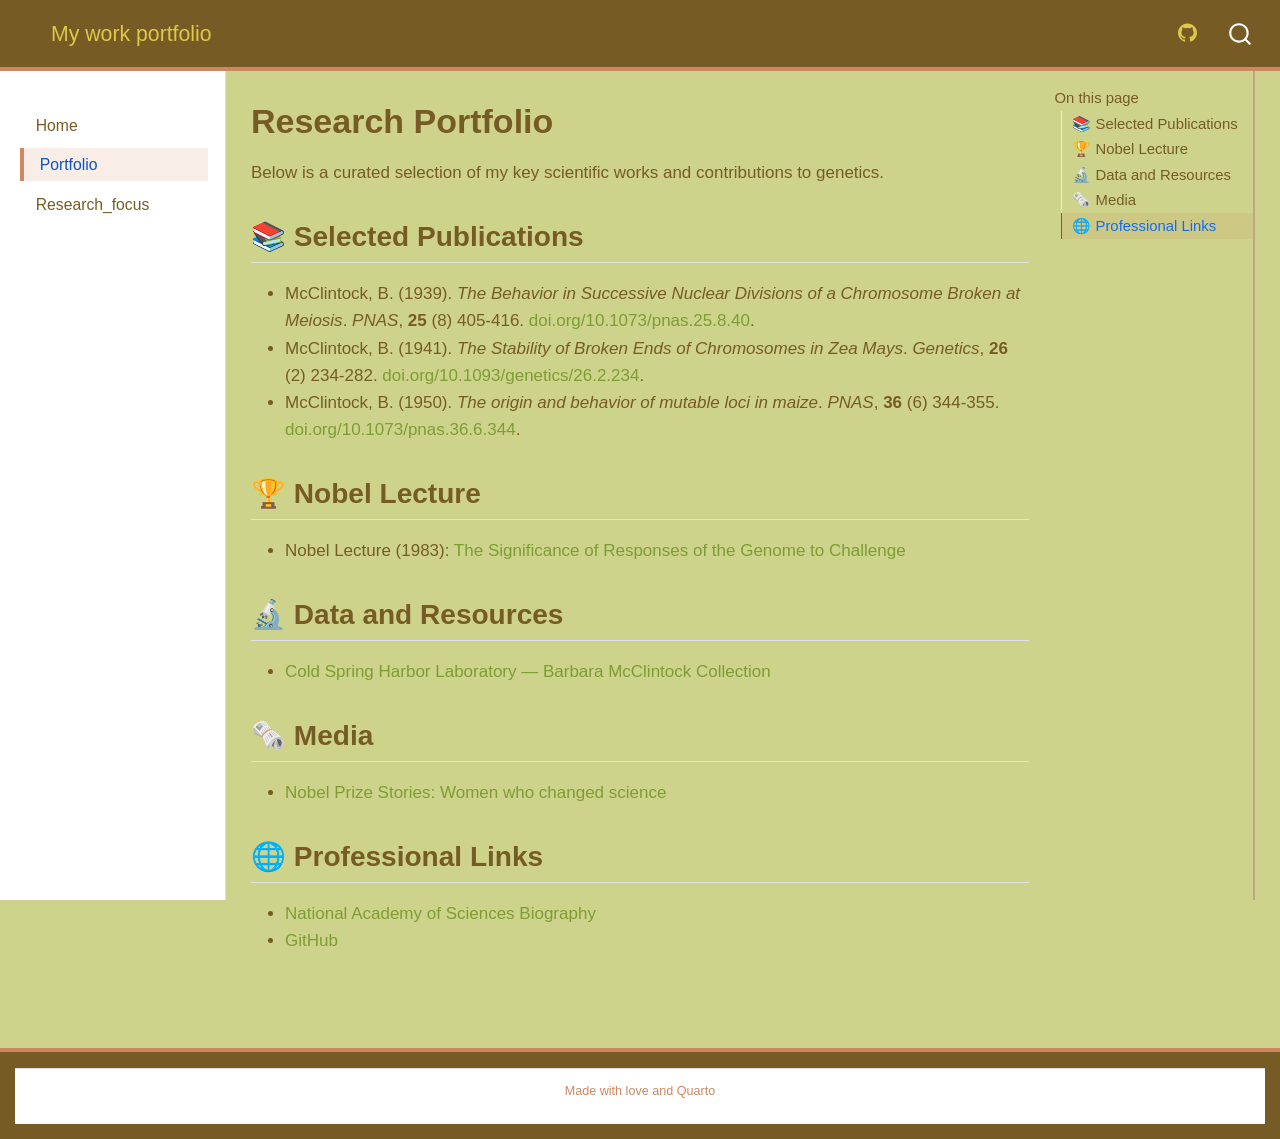
<file: docs/portfolio.html>
<!DOCTYPE html>
<html xmlns="http://www.w3.org/1999/xhtml" lang="en" xml:lang="en"><head>

<meta charset="utf-8">
<meta name="generator" content="quarto-1.9.36">

<meta name="viewport" content="width=device-width, initial-scale=1.0, user-scalable=yes">


<title>Research Portfolio – My work portfolio</title>
<style>
/* Default styles provided by pandoc.
** See https://pandoc.org/MANUAL.html#variables-for-html for config info.
*/
code{white-space: pre-wrap;}
span.smallcaps{font-variant: small-caps;}
div.columns{display: flex; gap: min(4vw, 1.5em);}
div.column{flex: auto; overflow-x: auto;}
div.hanging-indent{margin-left: 1.5em; text-indent: -1.5em;}
ul.task-list{list-style: none;}
ul.task-list li input[type="checkbox"] {
  width: 0.8em;
  margin: 0 0.8em 0.2em -1em; /* quarto-specific, see https://github.com/quarto-dev/quarto-cli/issues/4556 */ 
  vertical-align: middle;
}
</style>


<script src="site_libs/quarto-nav/quarto-nav.js"></script>
<script src="site_libs/quarto-nav/headroom.min.js"></script>
<script src="site_libs/clipboard/clipboard.min.js"></script>
<script src="site_libs/quarto-search/autocomplete.umd.js"></script>
<script src="site_libs/quarto-search/fuse.min.js"></script>
<script src="site_libs/quarto-search/quarto-search.js"></script>
<meta name="quarto:offset" content="./">
<script src="site_libs/quarto-html/quarto.js" type="module"></script>
<script src="site_libs/quarto-html/tabsets/tabsets.js" type="module"></script>
<script src="site_libs/quarto-html/popper.min.js"></script>
<script src="site_libs/quarto-html/tippy.umd.min.js"></script>
<script src="site_libs/quarto-html/anchor.min.js"></script>
<link href="site_libs/quarto-html/tippy.css" rel="stylesheet">
<link href="site_libs/quarto-html/quarto-syntax-highlighting-845c23b38eaddc0f92fda52bfe77a8c8.css" rel="stylesheet" id="quarto-text-highlighting-styles">
<script src="site_libs/bootstrap/bootstrap.min.js"></script>
<link href="site_libs/bootstrap/bootstrap-icons.css" rel="stylesheet">
<link href="site_libs/bootstrap/bootstrap-dc84de8ccca6be8f4a56a4e06cc9ee66.min.css" rel="stylesheet" append-hash="true" id="quarto-bootstrap" data-mode="light">
<script id="quarto-search-options" type="application/json">{
  "location": "navbar",
  "copy-button": false,
  "collapse-after": 3,
  "panel-placement": "end",
  "type": "overlay",
  "limit": 50,
  "keyboard-shortcut": [
    "f",
    "/",
    "s"
  ],
  "show-item-context": false,
  "language": {
    "search-no-results-text": "No results",
    "search-matching-documents-text": "matching documents",
    "search-copy-link-title": "Copy link to search",
    "search-hide-matches-text": "Hide additional matches",
    "search-more-match-text": "more match in this document",
    "search-more-matches-text": "more matches in this document",
    "search-clear-button-title": "Clear",
    "search-text-placeholder": "",
    "search-detached-cancel-button-title": "Cancel",
    "search-submit-button-title": "Submit",
    "search-label": "Search"
  }
}</script>


<link rel="stylesheet" href="style.css">
</head>

<body class="nav-sidebar docked nav-fixed quarto-light">

<div id="quarto-search-results"></div>
  <header id="quarto-header" class="headroom fixed-top">
    <nav class="navbar navbar-expand-lg " data-bs-theme="dark">
      <div class="navbar-container container-fluid">
      <div class="navbar-brand-container mx-auto">
    <a class="navbar-brand" href="./index.html">
    <span class="navbar-title">My work portfolio</span>
    </a>
  </div>
            <div id="quarto-search" class="" title="Search"></div>
          <button class="navbar-toggler" type="button" data-bs-toggle="collapse" data-bs-target="#navbarCollapse" aria-controls="navbarCollapse" role="menu" aria-expanded="false" aria-label="Toggle navigation" onclick="if (window.quartoToggleHeadroom) { window.quartoToggleHeadroom(); }">
  <span class="navbar-toggler-icon"></span>
</button>
          <div class="collapse navbar-collapse" id="navbarCollapse">
            <ul class="navbar-nav navbar-nav-scroll ms-auto">
  <li class="nav-item compact">
    <a class="nav-link" href="https://github.com/"> <i class="bi bi-github" role="img" aria-label="Github">
</i> 
<span class="menu-text"></span></a>
  </li>  
</ul>
          </div> <!-- /navcollapse -->
            <div class="quarto-navbar-tools">
</div>
      </div> <!-- /container-fluid -->
    </nav>
  <nav class="quarto-secondary-nav">
    <div class="container-fluid d-flex">
      <button type="button" class="quarto-btn-toggle btn" data-bs-toggle="collapse" role="button" data-bs-target=".quarto-sidebar-collapse-item" aria-controls="quarto-sidebar" aria-expanded="false" aria-label="Toggle sidebar navigation" onclick="if (window.quartoToggleHeadroom) { window.quartoToggleHeadroom(); }">
        <i class="bi bi-layout-text-sidebar-reverse"></i>
      </button>
        <nav class="quarto-page-breadcrumbs" aria-label="breadcrumb"><ol class="breadcrumb"><li class="breadcrumb-item"><a href="./portfolio.html">Portfolio</a></li></ol></nav>
        <a class="flex-grow-1" role="navigation" data-bs-toggle="collapse" data-bs-target=".quarto-sidebar-collapse-item" aria-controls="quarto-sidebar" aria-expanded="false" aria-label="Toggle sidebar navigation" onclick="if (window.quartoToggleHeadroom) { window.quartoToggleHeadroom(); }">      
        </a>
    </div>
  </nav>
</header>
<!-- content -->
<div id="quarto-content" class="quarto-container page-columns page-rows-contents page-layout-article page-navbar">
<!-- sidebar -->
  <nav id="quarto-sidebar" class="sidebar collapse collapse-horizontal quarto-sidebar-collapse-item sidebar-navigation docked overflow-auto">
    <div class="sidebar-menu-container"> 
    <ul class="list-unstyled mt-1">
        <li class="sidebar-item">
  <div class="sidebar-item-container"> 
  <a href="./index.html" class="sidebar-item-text sidebar-link">
 <span class="menu-text">Home</span></a>
  </div>
</li>
        <li class="sidebar-item">
  <div class="sidebar-item-container"> 
  <a href="./portfolio.html" class="sidebar-item-text sidebar-link active">
 <span class="menu-text">Portfolio</span></a>
  </div>
</li>
        <li class="sidebar-item">
  <div class="sidebar-item-container"> 
  <a href="./research_focus.html" class="sidebar-item-text sidebar-link">
 <span class="menu-text">Research_focus</span></a>
  </div>
</li>
    </ul>
    </div>
</nav>
<div id="quarto-sidebar-glass" class="quarto-sidebar-collapse-item" data-bs-toggle="collapse" data-bs-target=".quarto-sidebar-collapse-item"></div>
<!-- margin-sidebar -->
    <div id="quarto-margin-sidebar" class="sidebar margin-sidebar">
        <nav id="TOC" role="doc-toc" class="toc-active">
    <h2 id="toc-title">On this page</h2>
   
  <ul>
  <li><a href="#selected-publications" id="toc-selected-publications" class="nav-link active" data-scroll-target="#selected-publications">📚 Selected Publications</a></li>
  <li><a href="#nobel-lecture" id="toc-nobel-lecture" class="nav-link" data-scroll-target="#nobel-lecture">🏆 Nobel Lecture</a></li>
  <li><a href="#data-and-resources" id="toc-data-and-resources" class="nav-link" data-scroll-target="#data-and-resources">🔬 Data and Resources</a></li>
  <li><a href="#media" id="toc-media" class="nav-link" data-scroll-target="#media">🗞️ Media</a></li>
  <li><a href="#professional-links" id="toc-professional-links" class="nav-link" data-scroll-target="#professional-links">🌐 Professional Links</a></li>
  </ul>
</nav>
    </div>
<!-- main -->
<main class="content" id="quarto-document-content">

<header id="title-block-header" class="quarto-title-block default">
<div class="quarto-title">
<h1 class="title">Research Portfolio</h1>
</div>



<div class="quarto-title-meta">

    
  
    
  </div>
  


</header>


<p>Below is a curated selection of my key scientific works and contributions to genetics.</p>
<section id="selected-publications" class="level2">
<h2 class="anchored" data-anchor-id="selected-publications">📚 Selected Publications</h2>
<ul>
<li>McClintock, B. (1939). <em>The Behavior in Successive Nuclear Divisions of a Chromosome Broken at Meiosis</em>. <em>PNAS</em>, <strong>25</strong> (8) 405-416. <a href="https://doi.org/10.1073/pnas.25.8.40">doi.org/10.1073/pnas.25.8.40</a>.<br>
</li>
<li>McClintock, B. (1941). <em>The Stability of Broken Ends of Chromosomes in Zea Mays</em>. <em>Genetics</em>, <strong>26</strong> (2) 234-282. <a href="https://doi.org/10.1093/genetics/26.2.234">doi.org/10.1093/genetics/26.2.234</a>.<br>
</li>
<li>McClintock, B. (1950). <em>The origin and behavior of mutable loci in maize</em>. <em>PNAS</em>, <strong>36</strong> (6) 344-355. <a href="https://doi.org/10.1073/pnas.36.6.344">doi.org/10.1073/pnas.36.6.344</a>.</li>
</ul>
</section>
<section id="nobel-lecture" class="level2">
<h2 class="anchored" data-anchor-id="nobel-lecture">🏆 Nobel Lecture</h2>
<ul>
<li>Nobel Lecture (1983): <a href="https://www.nobelprize.org/prizes/medicine/1983/mcclintock/lecture/">The Significance of Responses of the Genome to Challenge</a></li>
</ul>
</section>
<section id="data-and-resources" class="level2">
<h2 class="anchored" data-anchor-id="data-and-resources">🔬 Data and Resources</h2>
<ul>
<li><a href="https://www.cshl.edu/personal-collections/barbara-mcclintock/">Cold Spring Harbor Laboratory — Barbara McClintock Collection</a></li>
</ul>
</section>
<section id="media" class="level2">
<h2 class="anchored" data-anchor-id="media">🗞️ Media</h2>
<ul>
<li><a href="https://www.nobelprize.org/stories/women-who-changed-science/barbara-mcclintock/">Nobel Prize Stories: Women who changed science</a></li>
</ul>
</section>
<section id="professional-links" class="level2">
<h2 class="anchored" data-anchor-id="professional-links">🌐 Professional Links</h2>
<ul>
<li><a href="https://www.nasonline.org/directory-entry/barbara-mcclintock-x3z8mp/">National Academy of Sciences Biography</a></li>
<li><a href="https://github.com/chloevdb/work-portfolio-barbara-mcclintock">GitHub</a></li>
</ul>


</section>

</main> <!-- /main -->
<script id="quarto-html-after-body" type="application/javascript">
  window.document.addEventListener("DOMContentLoaded", function (event) {
    const icon = "";
    const anchorJS = new window.AnchorJS();
    anchorJS.options = {
      placement: 'right',
      icon: icon
    };
    anchorJS.add('.anchored');
    const isCodeAnnotation = (el) => {
      for (const clz of el.classList) {
        if (clz.startsWith('code-annotation-')) {                     
          return true;
        }
      }
      return false;
    }
    const onCopySuccess = function(e) {
      // button target
      const button = e.trigger;
      // don't keep focus
      button.blur();
      // flash "checked"
      button.classList.add('code-copy-button-checked');
      var currentTitle = button.getAttribute("title");
      button.setAttribute("title", "Copied!");
      let tooltip;
      if (window.bootstrap) {
        button.setAttribute("data-bs-toggle", "tooltip");
        button.setAttribute("data-bs-placement", "left");
        button.setAttribute("data-bs-title", "Copied!");
        tooltip = new bootstrap.Tooltip(button, 
          { trigger: "manual", 
            customClass: "code-copy-button-tooltip",
            offset: [0, -8]});
        tooltip.show();    
      }
      setTimeout(function() {
        if (tooltip) {
          tooltip.hide();
          button.removeAttribute("data-bs-title");
          button.removeAttribute("data-bs-toggle");
          button.removeAttribute("data-bs-placement");
        }
        button.setAttribute("title", currentTitle);
        button.classList.remove('code-copy-button-checked');
      }, 1000);
      // clear code selection
      e.clearSelection();
    }
    const getTextToCopy = function(trigger) {
      const outerScaffold = trigger.parentElement.cloneNode(true);
      const codeEl = outerScaffold.querySelector('code');
      for (const childEl of codeEl.children) {
        if (isCodeAnnotation(childEl)) {
          childEl.remove();
        }
      }
      return codeEl.innerText;
    }
    const clipboard = new window.ClipboardJS('.code-copy-button:not([data-in-quarto-modal])', {
      text: getTextToCopy
    });
    clipboard.on('success', onCopySuccess);
    if (window.document.getElementById('quarto-embedded-source-code-modal')) {
      const clipboardModal = new window.ClipboardJS('.code-copy-button[data-in-quarto-modal]', {
        text: getTextToCopy,
        container: window.document.getElementById('quarto-embedded-source-code-modal')
      });
      clipboardModal.on('success', onCopySuccess);
    }
      var localhostRegex = new RegExp(/^(?:http|https):\/\/localhost\:?[0-9]*\//);
      var mailtoRegex = new RegExp(/^mailto:/);
        var filterRegex = new RegExp('/' + window.location.host + '/');
      var isInternal = (href) => {
          return filterRegex.test(href) || localhostRegex.test(href) || mailtoRegex.test(href);
      }
      // Inspect non-navigation links and adorn them if external
     var links = window.document.querySelectorAll('a[href]:not(.nav-link):not(.navbar-brand):not(.toc-action):not(.sidebar-link):not(.sidebar-item-toggle):not(.pagination-link):not(.no-external):not([aria-hidden]):not(.dropdown-item):not(.quarto-navigation-tool):not(.about-link)');
      for (var i=0; i<links.length; i++) {
        const link = links[i];
        if (!isInternal(link.href)) {
          // undo the damage that might have been done by quarto-nav.js in the case of
          // links that we want to consider external
          if (link.dataset.originalHref !== undefined) {
            link.href = link.dataset.originalHref;
          }
        }
      }
    function tippyHover(el, contentFn, onTriggerFn, onUntriggerFn) {
      const config = {
        allowHTML: true,
        maxWidth: 500,
        delay: 100,
        arrow: false,
        appendTo: function(el) {
            return el.parentElement;
        },
        interactive: true,
        interactiveBorder: 10,
        theme: 'quarto',
        placement: 'bottom-start',
      };
      if (contentFn) {
        config.content = contentFn;
      }
      if (onTriggerFn) {
        config.onTrigger = onTriggerFn;
      }
      if (onUntriggerFn) {
        config.onUntrigger = onUntriggerFn;
      }
      window.tippy(el, config); 
    }
    const noterefs = window.document.querySelectorAll('a[role="doc-noteref"]');
    for (var i=0; i<noterefs.length; i++) {
      const ref = noterefs[i];
      tippyHover(ref, function() {
        // use id or data attribute instead here
        let href = ref.getAttribute('data-footnote-href') || ref.getAttribute('href');
        try { href = new URL(href).hash; } catch {}
        const id = href.replace(/^#\/?/, "");
        const note = window.document.getElementById(id);
        if (note) {
          return note.innerHTML;
        } else {
          return "";
        }
      });
    }
    const xrefs = window.document.querySelectorAll('a.quarto-xref');
    const processXRef = (id, note) => {
      // Strip column container classes
      const stripColumnClz = (el) => {
        el.classList.remove("page-full", "page-columns");
        if (el.children) {
          for (const child of el.children) {
            stripColumnClz(child);
          }
        }
      }
      stripColumnClz(note)
      if (id === null || id.startsWith('sec-')) {
        // Special case sections, only their first couple elements
        const container = document.createElement("div");
        if (note.children && note.children.length > 2) {
          container.appendChild(note.children[0].cloneNode(true));
          for (let i = 1; i < note.children.length; i++) {
            const child = note.children[i];
            if (child.tagName === "P" && child.innerText === "") {
              continue;
            } else {
              container.appendChild(child.cloneNode(true));
              break;
            }
          }
          if (window.Quarto?.typesetMath) {
            window.Quarto.typesetMath(container);
          }
          return container.innerHTML
        } else {
          if (window.Quarto?.typesetMath) {
            window.Quarto.typesetMath(note);
          }
          return note.innerHTML;
        }
      } else {
        // Remove any anchor links if they are present
        const anchorLink = note.querySelector('a.anchorjs-link');
        if (anchorLink) {
          anchorLink.remove();
        }
        if (window.Quarto?.typesetMath) {
          window.Quarto.typesetMath(note);
        }
        if (note.classList.contains("callout")) {
          return note.outerHTML;
        } else {
          return note.innerHTML;
        }
      }
    }
    for (var i=0; i<xrefs.length; i++) {
      const xref = xrefs[i];
      tippyHover(xref, undefined, function(instance) {
        instance.disable();
        let url = xref.getAttribute('href');
        let hash = undefined; 
        if (url.startsWith('#')) {
          hash = url;
        } else {
          try { hash = new URL(url).hash; } catch {}
        }
        if (hash) {
          const id = hash.replace(/^#\/?/, "");
          const note = window.document.getElementById(id);
          if (note !== null) {
            try {
              const html = processXRef(id, note.cloneNode(true));
              instance.setContent(html);
            } finally {
              instance.enable();
              instance.show();
            }
          } else {
            // See if we can fetch this
            fetch(url.split('#')[0])
            .then(res => res.text())
            .then(html => {
              const parser = new DOMParser();
              const htmlDoc = parser.parseFromString(html, "text/html");
              const note = htmlDoc.getElementById(id);
              if (note !== null) {
                const html = processXRef(id, note);
                instance.setContent(html);
              } 
            }).finally(() => {
              instance.enable();
              instance.show();
            });
          }
        } else {
          // See if we can fetch a full url (with no hash to target)
          // This is a special case and we should probably do some content thinning / targeting
          fetch(url)
          .then(res => res.text())
          .then(html => {
            const parser = new DOMParser();
            const htmlDoc = parser.parseFromString(html, "text/html");
            const note = htmlDoc.querySelector('main.content');
            if (note !== null) {
              // This should only happen for chapter cross references
              // (since there is no id in the URL)
              // remove the first header
              if (note.children.length > 0 && note.children[0].tagName === "HEADER") {
                note.children[0].remove();
              }
              const html = processXRef(null, note);
              instance.setContent(html);
            } 
          }).finally(() => {
            instance.enable();
            instance.show();
          });
        }
      }, function(instance) {
      });
    }
        let selectedAnnoteEl;
        const selectorForAnnotation = ( cell, annotation) => {
          let cellAttr = 'data-code-cell="' + cell + '"';
          let lineAttr = 'data-code-annotation="' +  annotation + '"';
          const selector = 'span[' + cellAttr + '][' + lineAttr + ']';
          return selector;
        }
        const selectCodeLines = (annoteEl) => {
          const doc = window.document;
          const targetCell = annoteEl.getAttribute("data-target-cell");
          const targetAnnotation = annoteEl.getAttribute("data-target-annotation");
          const annoteSpan = window.document.querySelector(selectorForAnnotation(targetCell, targetAnnotation));
          const lines = annoteSpan.getAttribute("data-code-lines").split(",");
          const lineIds = lines.map((line) => {
            return targetCell + "-" + line;
          })
          let top = null;
          let height = null;
          let parent = null;
          if (lineIds.length > 0) {
              //compute the position of the single el (top and bottom and make a div)
              const el = window.document.getElementById(lineIds[0]);
              top = el.offsetTop;
              height = el.offsetHeight;
              parent = el.parentElement.parentElement;
            if (lineIds.length > 1) {
              const lastEl = window.document.getElementById(lineIds[lineIds.length - 1]);
              const bottom = lastEl.offsetTop + lastEl.offsetHeight;
              height = bottom - top;
            }
            if (top !== null && height !== null && parent !== null) {
              // cook up a div (if necessary) and position it 
              let div = window.document.getElementById("code-annotation-line-highlight");
              if (div === null) {
                div = window.document.createElement("div");
                div.setAttribute("id", "code-annotation-line-highlight");
                div.style.position = 'absolute';
                parent.appendChild(div);
              }
              div.style.top = top - 2 + "px";
              div.style.height = height + 4 + "px";
              div.style.left = 0;
              let gutterDiv = window.document.getElementById("code-annotation-line-highlight-gutter");
              if (gutterDiv === null) {
                gutterDiv = window.document.createElement("div");
                gutterDiv.setAttribute("id", "code-annotation-line-highlight-gutter");
                gutterDiv.style.position = 'absolute';
                const codeCell = window.document.getElementById(targetCell);
                const gutter = codeCell.querySelector('.code-annotation-gutter');
                gutter.appendChild(gutterDiv);
              }
              gutterDiv.style.top = top - 2 + "px";
              gutterDiv.style.height = height + 4 + "px";
            }
            selectedAnnoteEl = annoteEl;
          }
        };
        const unselectCodeLines = () => {
          const elementsIds = ["code-annotation-line-highlight", "code-annotation-line-highlight-gutter"];
          elementsIds.forEach((elId) => {
            const div = window.document.getElementById(elId);
            if (div) {
              div.remove();
            }
          });
          selectedAnnoteEl = undefined;
        };
          // Handle positioning of the toggle
      window.addEventListener(
        "resize",
        throttle(() => {
          elRect = undefined;
          if (selectedAnnoteEl) {
            selectCodeLines(selectedAnnoteEl);
          }
        }, 10)
      );
      function throttle(fn, ms) {
      let throttle = false;
      let timer;
        return (...args) => {
          if(!throttle) { // first call gets through
              fn.apply(this, args);
              throttle = true;
          } else { // all the others get throttled
              if(timer) clearTimeout(timer); // cancel #2
              timer = setTimeout(() => {
                fn.apply(this, args);
                timer = throttle = false;
              }, ms);
          }
        };
      }
        // Attach click handler to the DT
        const annoteDls = window.document.querySelectorAll('dt[data-target-cell]');
        for (const annoteDlNode of annoteDls) {
          annoteDlNode.addEventListener('click', (event) => {
            const clickedEl = event.target;
            if (clickedEl !== selectedAnnoteEl) {
              unselectCodeLines();
              const activeEl = window.document.querySelector('dt[data-target-cell].code-annotation-active');
              if (activeEl) {
                activeEl.classList.remove('code-annotation-active');
              }
              selectCodeLines(clickedEl);
              clickedEl.classList.add('code-annotation-active');
            } else {
              // Unselect the line
              unselectCodeLines();
              clickedEl.classList.remove('code-annotation-active');
            }
          });
        }
    const findCites = (el) => {
      const parentEl = el.parentElement;
      if (parentEl) {
        const cites = parentEl.dataset.cites;
        if (cites) {
          return {
            el,
            cites: cites.split(' ')
          };
        } else {
          return findCites(el.parentElement)
        }
      } else {
        return undefined;
      }
    };
    var bibliorefs = window.document.querySelectorAll('a[role="doc-biblioref"]');
    for (var i=0; i<bibliorefs.length; i++) {
      const ref = bibliorefs[i];
      const citeInfo = findCites(ref);
      if (citeInfo) {
        tippyHover(citeInfo.el, function() {
          var popup = window.document.createElement('div');
          citeInfo.cites.forEach(function(cite) {
            var citeDiv = window.document.createElement('div');
            citeDiv.classList.add('hanging-indent');
            citeDiv.classList.add('csl-entry');
            var biblioDiv = window.document.getElementById('ref-' + cite);
            if (biblioDiv) {
              citeDiv.innerHTML = biblioDiv.innerHTML;
            }
            popup.appendChild(citeDiv);
          });
          return popup.innerHTML;
        });
      }
    }
  });
  </script>
</div> <!-- /content -->
<footer class="footer">
  <div class="nav-footer">
    <div class="nav-footer-left">
      &nbsp;
    </div>   
    <div class="nav-footer-center">
      <ul class="footer-items list-unstyled">
    <li class="nav-item">
    <a class="nav-link" href="https://quarto.org">
<p>Made with love and Quarto</p>
</a>
  </li>  
</ul>
    </div>
    <div class="nav-footer-right">
      &nbsp;
    </div>
  </div>
</footer>




</body></html>
</file>
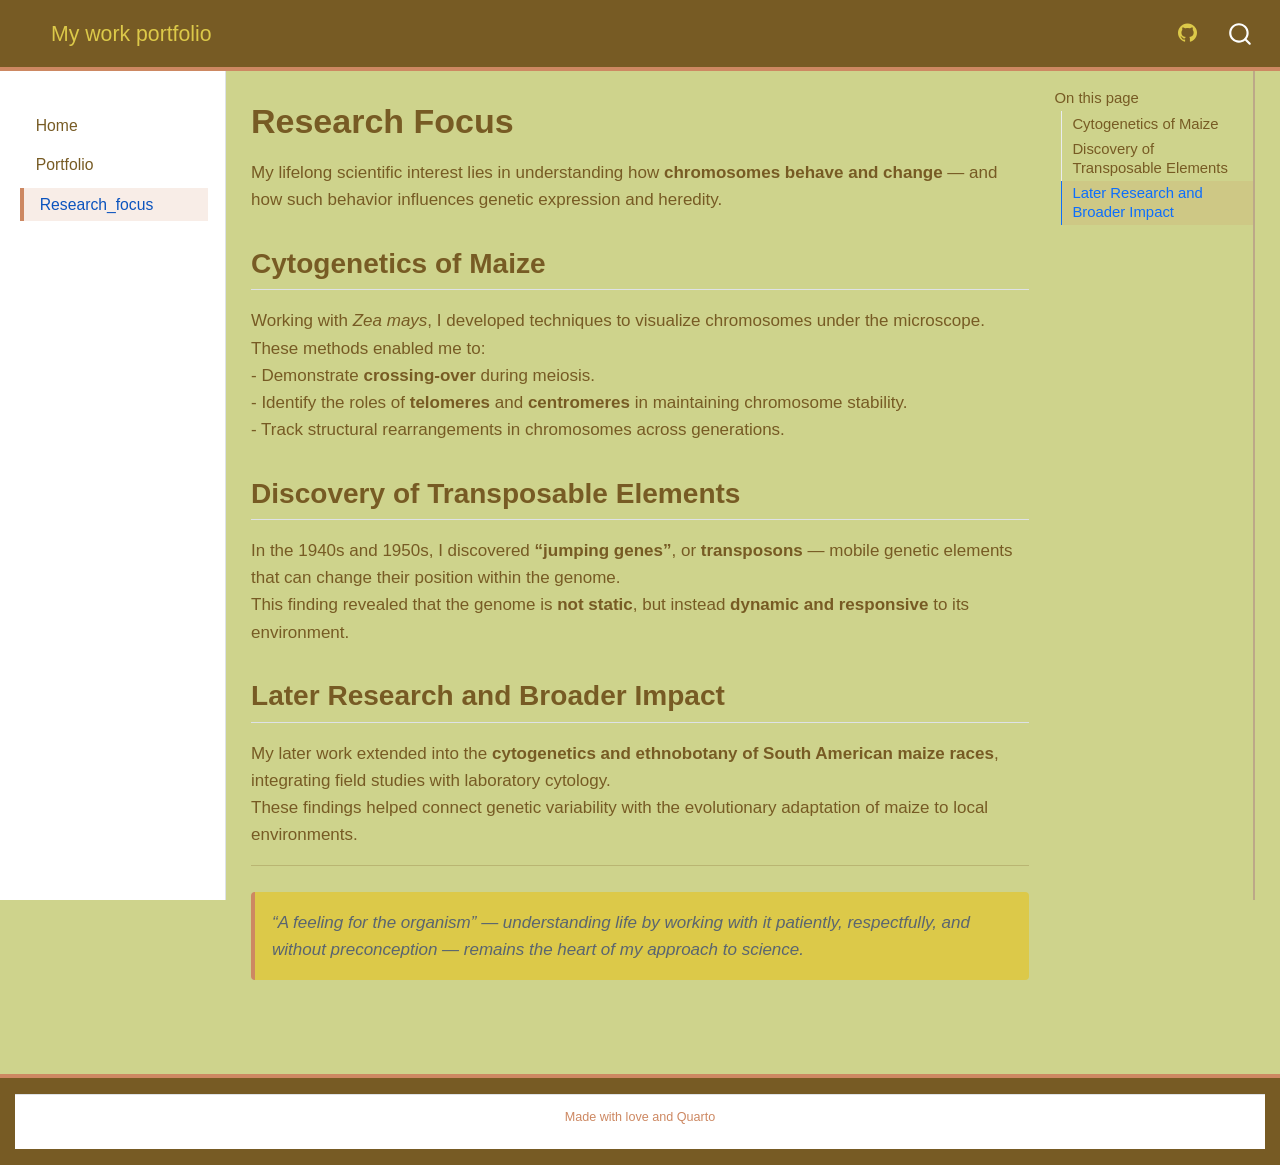
<file: docs/research_focus.html>
<!DOCTYPE html>
<html xmlns="http://www.w3.org/1999/xhtml" lang="en" xml:lang="en"><head>

<meta charset="utf-8">
<meta name="generator" content="quarto-1.9.36">

<meta name="viewport" content="width=device-width, initial-scale=1.0, user-scalable=yes">


<title>Research Focus – My work portfolio</title>
<style>
/* Default styles provided by pandoc.
** See https://pandoc.org/MANUAL.html#variables-for-html for config info.
*/
code{white-space: pre-wrap;}
span.smallcaps{font-variant: small-caps;}
div.columns{display: flex; gap: min(4vw, 1.5em);}
div.column{flex: auto; overflow-x: auto;}
div.hanging-indent{margin-left: 1.5em; text-indent: -1.5em;}
ul.task-list{list-style: none;}
ul.task-list li input[type="checkbox"] {
  width: 0.8em;
  margin: 0 0.8em 0.2em -1em; /* quarto-specific, see https://github.com/quarto-dev/quarto-cli/issues/4556 */ 
  vertical-align: middle;
}
</style>


<script src="site_libs/quarto-nav/quarto-nav.js"></script>
<script src="site_libs/quarto-nav/headroom.min.js"></script>
<script src="site_libs/clipboard/clipboard.min.js"></script>
<script src="site_libs/quarto-search/autocomplete.umd.js"></script>
<script src="site_libs/quarto-search/fuse.min.js"></script>
<script src="site_libs/quarto-search/quarto-search.js"></script>
<meta name="quarto:offset" content="./">
<script src="site_libs/quarto-html/quarto.js" type="module"></script>
<script src="site_libs/quarto-html/tabsets/tabsets.js" type="module"></script>
<script src="site_libs/quarto-html/popper.min.js"></script>
<script src="site_libs/quarto-html/tippy.umd.min.js"></script>
<script src="site_libs/quarto-html/anchor.min.js"></script>
<link href="site_libs/quarto-html/tippy.css" rel="stylesheet">
<link href="site_libs/quarto-html/quarto-syntax-highlighting-845c23b38eaddc0f92fda52bfe77a8c8.css" rel="stylesheet" id="quarto-text-highlighting-styles">
<script src="site_libs/bootstrap/bootstrap.min.js"></script>
<link href="site_libs/bootstrap/bootstrap-icons.css" rel="stylesheet">
<link href="site_libs/bootstrap/bootstrap-dc84de8ccca6be8f4a56a4e06cc9ee66.min.css" rel="stylesheet" append-hash="true" id="quarto-bootstrap" data-mode="light">
<script id="quarto-search-options" type="application/json">{
  "location": "navbar",
  "copy-button": false,
  "collapse-after": 3,
  "panel-placement": "end",
  "type": "overlay",
  "limit": 50,
  "keyboard-shortcut": [
    "f",
    "/",
    "s"
  ],
  "show-item-context": false,
  "language": {
    "search-no-results-text": "No results",
    "search-matching-documents-text": "matching documents",
    "search-copy-link-title": "Copy link to search",
    "search-hide-matches-text": "Hide additional matches",
    "search-more-match-text": "more match in this document",
    "search-more-matches-text": "more matches in this document",
    "search-clear-button-title": "Clear",
    "search-text-placeholder": "",
    "search-detached-cancel-button-title": "Cancel",
    "search-submit-button-title": "Submit",
    "search-label": "Search"
  }
}</script>


<link rel="stylesheet" href="style.css">
</head>

<body class="nav-sidebar docked nav-fixed quarto-light">

<div id="quarto-search-results"></div>
  <header id="quarto-header" class="headroom fixed-top">
    <nav class="navbar navbar-expand-lg " data-bs-theme="dark">
      <div class="navbar-container container-fluid">
      <div class="navbar-brand-container mx-auto">
    <a class="navbar-brand" href="./index.html">
    <span class="navbar-title">My work portfolio</span>
    </a>
  </div>
            <div id="quarto-search" class="" title="Search"></div>
          <button class="navbar-toggler" type="button" data-bs-toggle="collapse" data-bs-target="#navbarCollapse" aria-controls="navbarCollapse" role="menu" aria-expanded="false" aria-label="Toggle navigation" onclick="if (window.quartoToggleHeadroom) { window.quartoToggleHeadroom(); }">
  <span class="navbar-toggler-icon"></span>
</button>
          <div class="collapse navbar-collapse" id="navbarCollapse">
            <ul class="navbar-nav navbar-nav-scroll ms-auto">
  <li class="nav-item compact">
    <a class="nav-link" href="https://github.com/"> <i class="bi bi-github" role="img" aria-label="Github">
</i> 
<span class="menu-text"></span></a>
  </li>  
</ul>
          </div> <!-- /navcollapse -->
            <div class="quarto-navbar-tools">
</div>
      </div> <!-- /container-fluid -->
    </nav>
  <nav class="quarto-secondary-nav">
    <div class="container-fluid d-flex">
      <button type="button" class="quarto-btn-toggle btn" data-bs-toggle="collapse" role="button" data-bs-target=".quarto-sidebar-collapse-item" aria-controls="quarto-sidebar" aria-expanded="false" aria-label="Toggle sidebar navigation" onclick="if (window.quartoToggleHeadroom) { window.quartoToggleHeadroom(); }">
        <i class="bi bi-layout-text-sidebar-reverse"></i>
      </button>
        <nav class="quarto-page-breadcrumbs" aria-label="breadcrumb"><ol class="breadcrumb"><li class="breadcrumb-item"><a href="./research_focus.html">Research_focus</a></li></ol></nav>
        <a class="flex-grow-1" role="navigation" data-bs-toggle="collapse" data-bs-target=".quarto-sidebar-collapse-item" aria-controls="quarto-sidebar" aria-expanded="false" aria-label="Toggle sidebar navigation" onclick="if (window.quartoToggleHeadroom) { window.quartoToggleHeadroom(); }">      
        </a>
    </div>
  </nav>
</header>
<!-- content -->
<div id="quarto-content" class="quarto-container page-columns page-rows-contents page-layout-article page-navbar">
<!-- sidebar -->
  <nav id="quarto-sidebar" class="sidebar collapse collapse-horizontal quarto-sidebar-collapse-item sidebar-navigation docked overflow-auto">
    <div class="sidebar-menu-container"> 
    <ul class="list-unstyled mt-1">
        <li class="sidebar-item">
  <div class="sidebar-item-container"> 
  <a href="./index.html" class="sidebar-item-text sidebar-link">
 <span class="menu-text">Home</span></a>
  </div>
</li>
        <li class="sidebar-item">
  <div class="sidebar-item-container"> 
  <a href="./portfolio.html" class="sidebar-item-text sidebar-link">
 <span class="menu-text">Portfolio</span></a>
  </div>
</li>
        <li class="sidebar-item">
  <div class="sidebar-item-container"> 
  <a href="./research_focus.html" class="sidebar-item-text sidebar-link active">
 <span class="menu-text">Research_focus</span></a>
  </div>
</li>
    </ul>
    </div>
</nav>
<div id="quarto-sidebar-glass" class="quarto-sidebar-collapse-item" data-bs-toggle="collapse" data-bs-target=".quarto-sidebar-collapse-item"></div>
<!-- margin-sidebar -->
    <div id="quarto-margin-sidebar" class="sidebar margin-sidebar">
        <nav id="TOC" role="doc-toc" class="toc-active">
    <h2 id="toc-title">On this page</h2>
   
  <ul>
  <li><a href="#cytogenetics-of-maize" id="toc-cytogenetics-of-maize" class="nav-link active" data-scroll-target="#cytogenetics-of-maize">Cytogenetics of Maize</a></li>
  <li><a href="#discovery-of-transposable-elements" id="toc-discovery-of-transposable-elements" class="nav-link" data-scroll-target="#discovery-of-transposable-elements">Discovery of Transposable Elements</a></li>
  <li><a href="#later-research-and-broader-impact" id="toc-later-research-and-broader-impact" class="nav-link" data-scroll-target="#later-research-and-broader-impact">Later Research and Broader Impact</a></li>
  </ul>
</nav>
    </div>
<!-- main -->
<main class="content" id="quarto-document-content">

<header id="title-block-header" class="quarto-title-block default">
<div class="quarto-title">
<h1 class="title">Research Focus</h1>
</div>



<div class="quarto-title-meta">

    
  
    
  </div>
  


</header>


<p>My lifelong scientific interest lies in understanding how <strong>chromosomes behave and change</strong> — and how such behavior influences genetic expression and heredity.</p>
<section id="cytogenetics-of-maize" class="level2">
<h2 class="anchored" data-anchor-id="cytogenetics-of-maize">Cytogenetics of Maize</h2>
<p>Working with <em>Zea mays</em>, I developed techniques to visualize chromosomes under the microscope.<br>
These methods enabled me to:<br>
- Demonstrate <strong>crossing-over</strong> during meiosis.<br>
- Identify the roles of <strong>telomeres</strong> and <strong>centromeres</strong> in maintaining chromosome stability.<br>
- Track structural rearrangements in chromosomes across generations.</p>
</section>
<section id="discovery-of-transposable-elements" class="level2">
<h2 class="anchored" data-anchor-id="discovery-of-transposable-elements">Discovery of Transposable Elements</h2>
<p>In the 1940s and 1950s, I discovered <strong>“jumping genes”</strong>, or <strong>transposons</strong> — mobile genetic elements that can change their position within the genome.<br>
This finding revealed that the genome is <strong>not static</strong>, but instead <strong>dynamic and responsive</strong> to its environment.</p>
</section>
<section id="later-research-and-broader-impact" class="level2">
<h2 class="anchored" data-anchor-id="later-research-and-broader-impact">Later Research and Broader Impact</h2>
<p>My later work extended into the <strong>cytogenetics and ethnobotany of South American maize races</strong>, integrating field studies with laboratory cytology.<br>
These findings helped connect genetic variability with the evolutionary adaptation of maize to local environments.</p>
<hr>
<blockquote class="blockquote">
<p>“A feeling for the organism” — understanding life by working with it patiently, respectfully, and without preconception — remains the heart of my approach to science.</p>
</blockquote>


</section>

</main> <!-- /main -->
<script id="quarto-html-after-body" type="application/javascript">
  window.document.addEventListener("DOMContentLoaded", function (event) {
    const icon = "";
    const anchorJS = new window.AnchorJS();
    anchorJS.options = {
      placement: 'right',
      icon: icon
    };
    anchorJS.add('.anchored');
    const isCodeAnnotation = (el) => {
      for (const clz of el.classList) {
        if (clz.startsWith('code-annotation-')) {                     
          return true;
        }
      }
      return false;
    }
    const onCopySuccess = function(e) {
      // button target
      const button = e.trigger;
      // don't keep focus
      button.blur();
      // flash "checked"
      button.classList.add('code-copy-button-checked');
      var currentTitle = button.getAttribute("title");
      button.setAttribute("title", "Copied!");
      let tooltip;
      if (window.bootstrap) {
        button.setAttribute("data-bs-toggle", "tooltip");
        button.setAttribute("data-bs-placement", "left");
        button.setAttribute("data-bs-title", "Copied!");
        tooltip = new bootstrap.Tooltip(button, 
          { trigger: "manual", 
            customClass: "code-copy-button-tooltip",
            offset: [0, -8]});
        tooltip.show();    
      }
      setTimeout(function() {
        if (tooltip) {
          tooltip.hide();
          button.removeAttribute("data-bs-title");
          button.removeAttribute("data-bs-toggle");
          button.removeAttribute("data-bs-placement");
        }
        button.setAttribute("title", currentTitle);
        button.classList.remove('code-copy-button-checked');
      }, 1000);
      // clear code selection
      e.clearSelection();
    }
    const getTextToCopy = function(trigger) {
      const outerScaffold = trigger.parentElement.cloneNode(true);
      const codeEl = outerScaffold.querySelector('code');
      for (const childEl of codeEl.children) {
        if (isCodeAnnotation(childEl)) {
          childEl.remove();
        }
      }
      return codeEl.innerText;
    }
    const clipboard = new window.ClipboardJS('.code-copy-button:not([data-in-quarto-modal])', {
      text: getTextToCopy
    });
    clipboard.on('success', onCopySuccess);
    if (window.document.getElementById('quarto-embedded-source-code-modal')) {
      const clipboardModal = new window.ClipboardJS('.code-copy-button[data-in-quarto-modal]', {
        text: getTextToCopy,
        container: window.document.getElementById('quarto-embedded-source-code-modal')
      });
      clipboardModal.on('success', onCopySuccess);
    }
      var localhostRegex = new RegExp(/^(?:http|https):\/\/localhost\:?[0-9]*\//);
      var mailtoRegex = new RegExp(/^mailto:/);
        var filterRegex = new RegExp('/' + window.location.host + '/');
      var isInternal = (href) => {
          return filterRegex.test(href) || localhostRegex.test(href) || mailtoRegex.test(href);
      }
      // Inspect non-navigation links and adorn them if external
     var links = window.document.querySelectorAll('a[href]:not(.nav-link):not(.navbar-brand):not(.toc-action):not(.sidebar-link):not(.sidebar-item-toggle):not(.pagination-link):not(.no-external):not([aria-hidden]):not(.dropdown-item):not(.quarto-navigation-tool):not(.about-link)');
      for (var i=0; i<links.length; i++) {
        const link = links[i];
        if (!isInternal(link.href)) {
          // undo the damage that might have been done by quarto-nav.js in the case of
          // links that we want to consider external
          if (link.dataset.originalHref !== undefined) {
            link.href = link.dataset.originalHref;
          }
        }
      }
    function tippyHover(el, contentFn, onTriggerFn, onUntriggerFn) {
      const config = {
        allowHTML: true,
        maxWidth: 500,
        delay: 100,
        arrow: false,
        appendTo: function(el) {
            return el.parentElement;
        },
        interactive: true,
        interactiveBorder: 10,
        theme: 'quarto',
        placement: 'bottom-start',
      };
      if (contentFn) {
        config.content = contentFn;
      }
      if (onTriggerFn) {
        config.onTrigger = onTriggerFn;
      }
      if (onUntriggerFn) {
        config.onUntrigger = onUntriggerFn;
      }
      window.tippy(el, config); 
    }
    const noterefs = window.document.querySelectorAll('a[role="doc-noteref"]');
    for (var i=0; i<noterefs.length; i++) {
      const ref = noterefs[i];
      tippyHover(ref, function() {
        // use id or data attribute instead here
        let href = ref.getAttribute('data-footnote-href') || ref.getAttribute('href');
        try { href = new URL(href).hash; } catch {}
        const id = href.replace(/^#\/?/, "");
        const note = window.document.getElementById(id);
        if (note) {
          return note.innerHTML;
        } else {
          return "";
        }
      });
    }
    const xrefs = window.document.querySelectorAll('a.quarto-xref');
    const processXRef = (id, note) => {
      // Strip column container classes
      const stripColumnClz = (el) => {
        el.classList.remove("page-full", "page-columns");
        if (el.children) {
          for (const child of el.children) {
            stripColumnClz(child);
          }
        }
      }
      stripColumnClz(note)
      if (id === null || id.startsWith('sec-')) {
        // Special case sections, only their first couple elements
        const container = document.createElement("div");
        if (note.children && note.children.length > 2) {
          container.appendChild(note.children[0].cloneNode(true));
          for (let i = 1; i < note.children.length; i++) {
            const child = note.children[i];
            if (child.tagName === "P" && child.innerText === "") {
              continue;
            } else {
              container.appendChild(child.cloneNode(true));
              break;
            }
          }
          if (window.Quarto?.typesetMath) {
            window.Quarto.typesetMath(container);
          }
          return container.innerHTML
        } else {
          if (window.Quarto?.typesetMath) {
            window.Quarto.typesetMath(note);
          }
          return note.innerHTML;
        }
      } else {
        // Remove any anchor links if they are present
        const anchorLink = note.querySelector('a.anchorjs-link');
        if (anchorLink) {
          anchorLink.remove();
        }
        if (window.Quarto?.typesetMath) {
          window.Quarto.typesetMath(note);
        }
        if (note.classList.contains("callout")) {
          return note.outerHTML;
        } else {
          return note.innerHTML;
        }
      }
    }
    for (var i=0; i<xrefs.length; i++) {
      const xref = xrefs[i];
      tippyHover(xref, undefined, function(instance) {
        instance.disable();
        let url = xref.getAttribute('href');
        let hash = undefined; 
        if (url.startsWith('#')) {
          hash = url;
        } else {
          try { hash = new URL(url).hash; } catch {}
        }
        if (hash) {
          const id = hash.replace(/^#\/?/, "");
          const note = window.document.getElementById(id);
          if (note !== null) {
            try {
              const html = processXRef(id, note.cloneNode(true));
              instance.setContent(html);
            } finally {
              instance.enable();
              instance.show();
            }
          } else {
            // See if we can fetch this
            fetch(url.split('#')[0])
            .then(res => res.text())
            .then(html => {
              const parser = new DOMParser();
              const htmlDoc = parser.parseFromString(html, "text/html");
              const note = htmlDoc.getElementById(id);
              if (note !== null) {
                const html = processXRef(id, note);
                instance.setContent(html);
              } 
            }).finally(() => {
              instance.enable();
              instance.show();
            });
          }
        } else {
          // See if we can fetch a full url (with no hash to target)
          // This is a special case and we should probably do some content thinning / targeting
          fetch(url)
          .then(res => res.text())
          .then(html => {
            const parser = new DOMParser();
            const htmlDoc = parser.parseFromString(html, "text/html");
            const note = htmlDoc.querySelector('main.content');
            if (note !== null) {
              // This should only happen for chapter cross references
              // (since there is no id in the URL)
              // remove the first header
              if (note.children.length > 0 && note.children[0].tagName === "HEADER") {
                note.children[0].remove();
              }
              const html = processXRef(null, note);
              instance.setContent(html);
            } 
          }).finally(() => {
            instance.enable();
            instance.show();
          });
        }
      }, function(instance) {
      });
    }
        let selectedAnnoteEl;
        const selectorForAnnotation = ( cell, annotation) => {
          let cellAttr = 'data-code-cell="' + cell + '"';
          let lineAttr = 'data-code-annotation="' +  annotation + '"';
          const selector = 'span[' + cellAttr + '][' + lineAttr + ']';
          return selector;
        }
        const selectCodeLines = (annoteEl) => {
          const doc = window.document;
          const targetCell = annoteEl.getAttribute("data-target-cell");
          const targetAnnotation = annoteEl.getAttribute("data-target-annotation");
          const annoteSpan = window.document.querySelector(selectorForAnnotation(targetCell, targetAnnotation));
          const lines = annoteSpan.getAttribute("data-code-lines").split(",");
          const lineIds = lines.map((line) => {
            return targetCell + "-" + line;
          })
          let top = null;
          let height = null;
          let parent = null;
          if (lineIds.length > 0) {
              //compute the position of the single el (top and bottom and make a div)
              const el = window.document.getElementById(lineIds[0]);
              top = el.offsetTop;
              height = el.offsetHeight;
              parent = el.parentElement.parentElement;
            if (lineIds.length > 1) {
              const lastEl = window.document.getElementById(lineIds[lineIds.length - 1]);
              const bottom = lastEl.offsetTop + lastEl.offsetHeight;
              height = bottom - top;
            }
            if (top !== null && height !== null && parent !== null) {
              // cook up a div (if necessary) and position it 
              let div = window.document.getElementById("code-annotation-line-highlight");
              if (div === null) {
                div = window.document.createElement("div");
                div.setAttribute("id", "code-annotation-line-highlight");
                div.style.position = 'absolute';
                parent.appendChild(div);
              }
              div.style.top = top - 2 + "px";
              div.style.height = height + 4 + "px";
              div.style.left = 0;
              let gutterDiv = window.document.getElementById("code-annotation-line-highlight-gutter");
              if (gutterDiv === null) {
                gutterDiv = window.document.createElement("div");
                gutterDiv.setAttribute("id", "code-annotation-line-highlight-gutter");
                gutterDiv.style.position = 'absolute';
                const codeCell = window.document.getElementById(targetCell);
                const gutter = codeCell.querySelector('.code-annotation-gutter');
                gutter.appendChild(gutterDiv);
              }
              gutterDiv.style.top = top - 2 + "px";
              gutterDiv.style.height = height + 4 + "px";
            }
            selectedAnnoteEl = annoteEl;
          }
        };
        const unselectCodeLines = () => {
          const elementsIds = ["code-annotation-line-highlight", "code-annotation-line-highlight-gutter"];
          elementsIds.forEach((elId) => {
            const div = window.document.getElementById(elId);
            if (div) {
              div.remove();
            }
          });
          selectedAnnoteEl = undefined;
        };
          // Handle positioning of the toggle
      window.addEventListener(
        "resize",
        throttle(() => {
          elRect = undefined;
          if (selectedAnnoteEl) {
            selectCodeLines(selectedAnnoteEl);
          }
        }, 10)
      );
      function throttle(fn, ms) {
      let throttle = false;
      let timer;
        return (...args) => {
          if(!throttle) { // first call gets through
              fn.apply(this, args);
              throttle = true;
          } else { // all the others get throttled
              if(timer) clearTimeout(timer); // cancel #2
              timer = setTimeout(() => {
                fn.apply(this, args);
                timer = throttle = false;
              }, ms);
          }
        };
      }
        // Attach click handler to the DT
        const annoteDls = window.document.querySelectorAll('dt[data-target-cell]');
        for (const annoteDlNode of annoteDls) {
          annoteDlNode.addEventListener('click', (event) => {
            const clickedEl = event.target;
            if (clickedEl !== selectedAnnoteEl) {
              unselectCodeLines();
              const activeEl = window.document.querySelector('dt[data-target-cell].code-annotation-active');
              if (activeEl) {
                activeEl.classList.remove('code-annotation-active');
              }
              selectCodeLines(clickedEl);
              clickedEl.classList.add('code-annotation-active');
            } else {
              // Unselect the line
              unselectCodeLines();
              clickedEl.classList.remove('code-annotation-active');
            }
          });
        }
    const findCites = (el) => {
      const parentEl = el.parentElement;
      if (parentEl) {
        const cites = parentEl.dataset.cites;
        if (cites) {
          return {
            el,
            cites: cites.split(' ')
          };
        } else {
          return findCites(el.parentElement)
        }
      } else {
        return undefined;
      }
    };
    var bibliorefs = window.document.querySelectorAll('a[role="doc-biblioref"]');
    for (var i=0; i<bibliorefs.length; i++) {
      const ref = bibliorefs[i];
      const citeInfo = findCites(ref);
      if (citeInfo) {
        tippyHover(citeInfo.el, function() {
          var popup = window.document.createElement('div');
          citeInfo.cites.forEach(function(cite) {
            var citeDiv = window.document.createElement('div');
            citeDiv.classList.add('hanging-indent');
            citeDiv.classList.add('csl-entry');
            var biblioDiv = window.document.getElementById('ref-' + cite);
            if (biblioDiv) {
              citeDiv.innerHTML = biblioDiv.innerHTML;
            }
            popup.appendChild(citeDiv);
          });
          return popup.innerHTML;
        });
      }
    }
  });
  </script>
</div> <!-- /content -->
<footer class="footer">
  <div class="nav-footer">
    <div class="nav-footer-left">
      &nbsp;
    </div>   
    <div class="nav-footer-center">
      <ul class="footer-items list-unstyled">
    <li class="nav-item">
    <a class="nav-link" href="https://quarto.org">
<p>Made with love and Quarto</p>
</a>
  </li>  
</ul>
    </div>
    <div class="nav-footer-right">
      &nbsp;
    </div>
  </div>
</footer>




</body></html>
</file>
<file: docs/site_libs/quarto-html/tippy.css>
.tippy-box[data-animation=fade][data-state=hidden]{opacity:0}[data-tippy-root]{max-width:calc(100vw - 10px)}.tippy-box{position:relative;background-color:#333;color:#fff;border-radius:4px;font-size:14px;line-height:1.4;white-space:normal;outline:0;transition-property:transform,visibility,opacity}.tippy-box[data-placement^=top]>.tippy-arrow{bottom:0}.tippy-box[data-placement^=top]>.tippy-arrow:before{bottom:-7px;left:0;border-width:8px 8px 0;border-top-color:initial;transform-origin:center top}.tippy-box[data-placement^=bottom]>.tippy-arrow{top:0}.tippy-box[data-placement^=bottom]>.tippy-arrow:before{top:-7px;left:0;border-width:0 8px 8px;border-bottom-color:initial;transform-origin:center bottom}.tippy-box[data-placement^=left]>.tippy-arrow{right:0}.tippy-box[data-placement^=left]>.tippy-arrow:before{border-width:8px 0 8px 8px;border-left-color:initial;right:-7px;transform-origin:center left}.tippy-box[data-placement^=right]>.tippy-arrow{left:0}.tippy-box[data-placement^=right]>.tippy-arrow:before{left:-7px;border-width:8px 8px 8px 0;border-right-color:initial;transform-origin:center right}.tippy-box[data-inertia][data-state=visible]{transition-timing-function:cubic-bezier(.54,1.5,.38,1.11)}.tippy-arrow{width:16px;height:16px;color:#333}.tippy-arrow:before{content:"";position:absolute;border-color:transparent;border-style:solid}.tippy-content{position:relative;padding:5px 9px;z-index:1}
</file>
<file: docs/site_libs/quarto-html/quarto-syntax-highlighting-845c23b38eaddc0f92fda52bfe77a8c8.css>
/* quarto syntax highlight colors */
:root {
  --quarto-hl-ot-color: #003B4F;
  --quarto-hl-at-color: #657422;
  --quarto-hl-ss-color: #20794D;
  --quarto-hl-an-color: #5E5E5E;
  --quarto-hl-fu-color: #4758AB;
  --quarto-hl-st-color: #20794D;
  --quarto-hl-cf-color: #003B4F;
  --quarto-hl-op-color: #5E5E5E;
  --quarto-hl-er-color: #AD0000;
  --quarto-hl-bn-color: #AD0000;
  --quarto-hl-al-color: #AD0000;
  --quarto-hl-va-color: #111111;
  --quarto-hl-bu-color: inherit;
  --quarto-hl-ex-color: inherit;
  --quarto-hl-pp-color: #AD0000;
  --quarto-hl-in-color: #5E5E5E;
  --quarto-hl-vs-color: #20794D;
  --quarto-hl-wa-color: #5E5E5E;
  --quarto-hl-do-color: #5E5E5E;
  --quarto-hl-im-color: #00769E;
  --quarto-hl-ch-color: #20794D;
  --quarto-hl-dt-color: #AD0000;
  --quarto-hl-fl-color: #AD0000;
  --quarto-hl-co-color: #5E5E5E;
  --quarto-hl-cv-color: #5E5E5E;
  --quarto-hl-cn-color: #8f5902;
  --quarto-hl-sc-color: #5E5E5E;
  --quarto-hl-dv-color: #AD0000;
  --quarto-hl-kw-color: #003B4F;
}

/* other quarto variables */
:root {
  --quarto-font-monospace: SFMono-Regular, Menlo, Monaco, Consolas, "Liberation Mono", "Courier New", monospace;
}

/* syntax highlight based on Pandoc's rules */
pre > code.sourceCode > span {
  color: #003B4F;
}

code.sourceCode > span {
  color: #003B4F;
}

div.sourceCode,
div.sourceCode pre.sourceCode {
  color: #003B4F;
}

/* Normal */
code span {
  color: #003B4F;
}

/* Alert */
code span.al {
  color: #AD0000;
  font-style: inherit;
}

/* Annotation */
code span.an {
  color: #5E5E5E;
  font-style: inherit;
}

/* Attribute */
code span.at {
  color: #657422;
  font-style: inherit;
}

/* BaseN */
code span.bn {
  color: #AD0000;
  font-style: inherit;
}

/* BuiltIn */
code span.bu {
  font-style: inherit;
}

/* ControlFlow */
code span.cf {
  color: #003B4F;
  font-weight: bold;
  font-style: inherit;
}

/* Char */
code span.ch {
  color: #20794D;
  font-style: inherit;
}

/* Constant */
code span.cn {
  color: #8f5902;
  font-style: inherit;
}

/* Comment */
code span.co {
  color: #5E5E5E;
  font-style: inherit;
}

/* CommentVar */
code span.cv {
  color: #5E5E5E;
  font-style: italic;
}

/* Documentation */
code span.do {
  color: #5E5E5E;
  font-style: italic;
}

/* DataType */
code span.dt {
  color: #AD0000;
  font-style: inherit;
}

/* DecVal */
code span.dv {
  color: #AD0000;
  font-style: inherit;
}

/* Error */
code span.er {
  color: #AD0000;
  font-style: inherit;
}

/* Extension */
code span.ex {
  font-style: inherit;
}

/* Float */
code span.fl {
  color: #AD0000;
  font-style: inherit;
}

/* Function */
code span.fu {
  color: #4758AB;
  font-style: inherit;
}

/* Import */
code span.im {
  color: #00769E;
  font-style: inherit;
}

/* Information */
code span.in {
  color: #5E5E5E;
  font-style: inherit;
}

/* Keyword */
code span.kw {
  color: #003B4F;
  font-weight: bold;
  font-style: inherit;
}

/* Operator */
code span.op {
  color: #5E5E5E;
  font-style: inherit;
}

/* Other */
code span.ot {
  color: #003B4F;
  font-style: inherit;
}

/* Preprocessor */
code span.pp {
  color: #AD0000;
  font-style: inherit;
}

/* SpecialChar */
code span.sc {
  color: #5E5E5E;
  font-style: inherit;
}

/* SpecialString */
code span.ss {
  color: #20794D;
  font-style: inherit;
}

/* String */
code span.st {
  color: #20794D;
  font-style: inherit;
}

/* Variable */
code span.va {
  color: #111111;
  font-style: inherit;
}

/* VerbatimString */
code span.vs {
  color: #20794D;
  font-style: inherit;
}

/* Warning */
code span.wa {
  color: #5E5E5E;
  font-style: italic;
}

.prevent-inlining {
  content: "</";
}

/*# sourceMappingURL=ac89f0bb514bba72461919f78549e31c.css.map */
</file>
<file: docs/style.css>
/* ===========================
   Custom Portfolio Styles
   =========================== */

/* ----- Colour Palette ----- */
:root {
  --olive: #7D9D33;      /* Primary green accent */
  --sage: #CED38C;       /* Light green background */
  --gold: #DCC949;       /* Secondary accent */
  --taupe: #BCA888;      /* Soft contrast */
  --terracotta: #CD8862; /* Warm highlight */
  --brown: #775B24;      /* Dark brown text / navbar */
}

/* ----- Base ----- */
body {
  background-color: var(--sage);
  color: var(--brown);
  font-family: "Helvetica Neue", Arial, sans-serif;
  line-height: 1.6;
  margin: 0;
  padding: 0;
}

/* ----- Headings ----- */
h1, h2, h3, h4, h5, h6 {
  color: var(--brown);
  font-weight: 600;
  margin-top: 1.2em;
}

/* ----- Links ----- */
a {
  color: var(--olive);
  text-decoration: none;
  transition: color 0.2s ease-in-out;
}

a:hover {
  color: var(--terracotta);
  text-decoration: underline;
}

/* ----- Sidebar ----- */
.sidebar {
  background-color: var(--sage);
  color: var(--brown);
  border-right: 2px solid var(--taupe);
  padding-top: 1em;
}

.sidebar a {
  display: block;
  color: var(--brown);
  padding: 0.5em 1em;
  font-weight: 500;
}

.sidebar a:hover {
  background-color: var(--gold);
  color: var(--brown);
  text-decoration: none;
}

.sidebar a.active {
  border-left: 4px solid var(--terracotta);
  background-color: rgba(205, 136, 98, 0.15);
}

/* ----- Navbar ----- */
.navbar {
  background-color: var(--brown);
  color: var(--gold);
  padding: 0.6em 1em;
  display: flex;
  justify-content: space-between;
  align-items: center;
  border-bottom: 4px solid var(--terracotta);
}

.navbar a {
  color: var(--gold);
  margin-left: 1em;
  font-weight: 500;
}

.navbar a:hover {
  color: var(--sage);
}

/* ----- Footer ----- */
.page-footer, .footer {
  background-color: var(--brown);
  color: var(--gold);
  text-align: center;
  padding: 1em;
  font-size: 0.9em;
  border-top: 4px solid var(--terracotta);
}

.page-footer a, .footer a {
  color: var(--terracotta);
  text-decoration: none;
}

.page-footer a:hover, .footer a:hover {
  color: var(--gold);
  text-decoration: underline;
}

/* ----- Buttons ----- */
button, .btn, input[type="submit"] {
  background-color: var(--terracotta);
  color: var(--sage);
  border: none;
  padding: 0.5em 1em;
  border-radius: 6px;
  cursor: pointer;
  font-weight: 600;
  transition: background-color 0.2s ease-in-out;
}

button:hover, .btn:hover, input[type="submit"]:hover {
  background-color: var(--brown);
  color: var(--gold);
}

/* ----- Content Boxes ----- */
.content-box {
  background-color: var(--taupe);
  border: 1px solid var(--brown);
  padding: 1em;
  border-radius: 8px;
  margin: 1em 0;
  box-shadow: 0 2px 6px rgba(0,0,0,0.1);
}

/* ----- Blockquotes ----- */
blockquote {
  border-left: 4px solid var(--terracotta);
  background: var(--gold);
  color: var(--brown);
  padding: 1em;
  margin: 1.5em 0;
  font-style: italic;
  border-radius: 4px;
}

/* ----- Tables ----- */
table {
  border-collapse: collapse;
  width: 100%;
  background-color: var(--sage);
}

th {
  background-color: var(--brown);
  color: var(--gold);
  padding: 0.6em;
}

td {
  border: 1px solid var(--taupe);
  padding: 0.5em;
  color: var(--brown);
}

/* ----- Code Blocks ----- */
pre, code {
  background-color: var(--taupe);
  color: var(--brown);
  font-family: "Courier New", monospace;
  border-radius: 4px;
  padding: 0.3em 0.5em;
}
</file>
